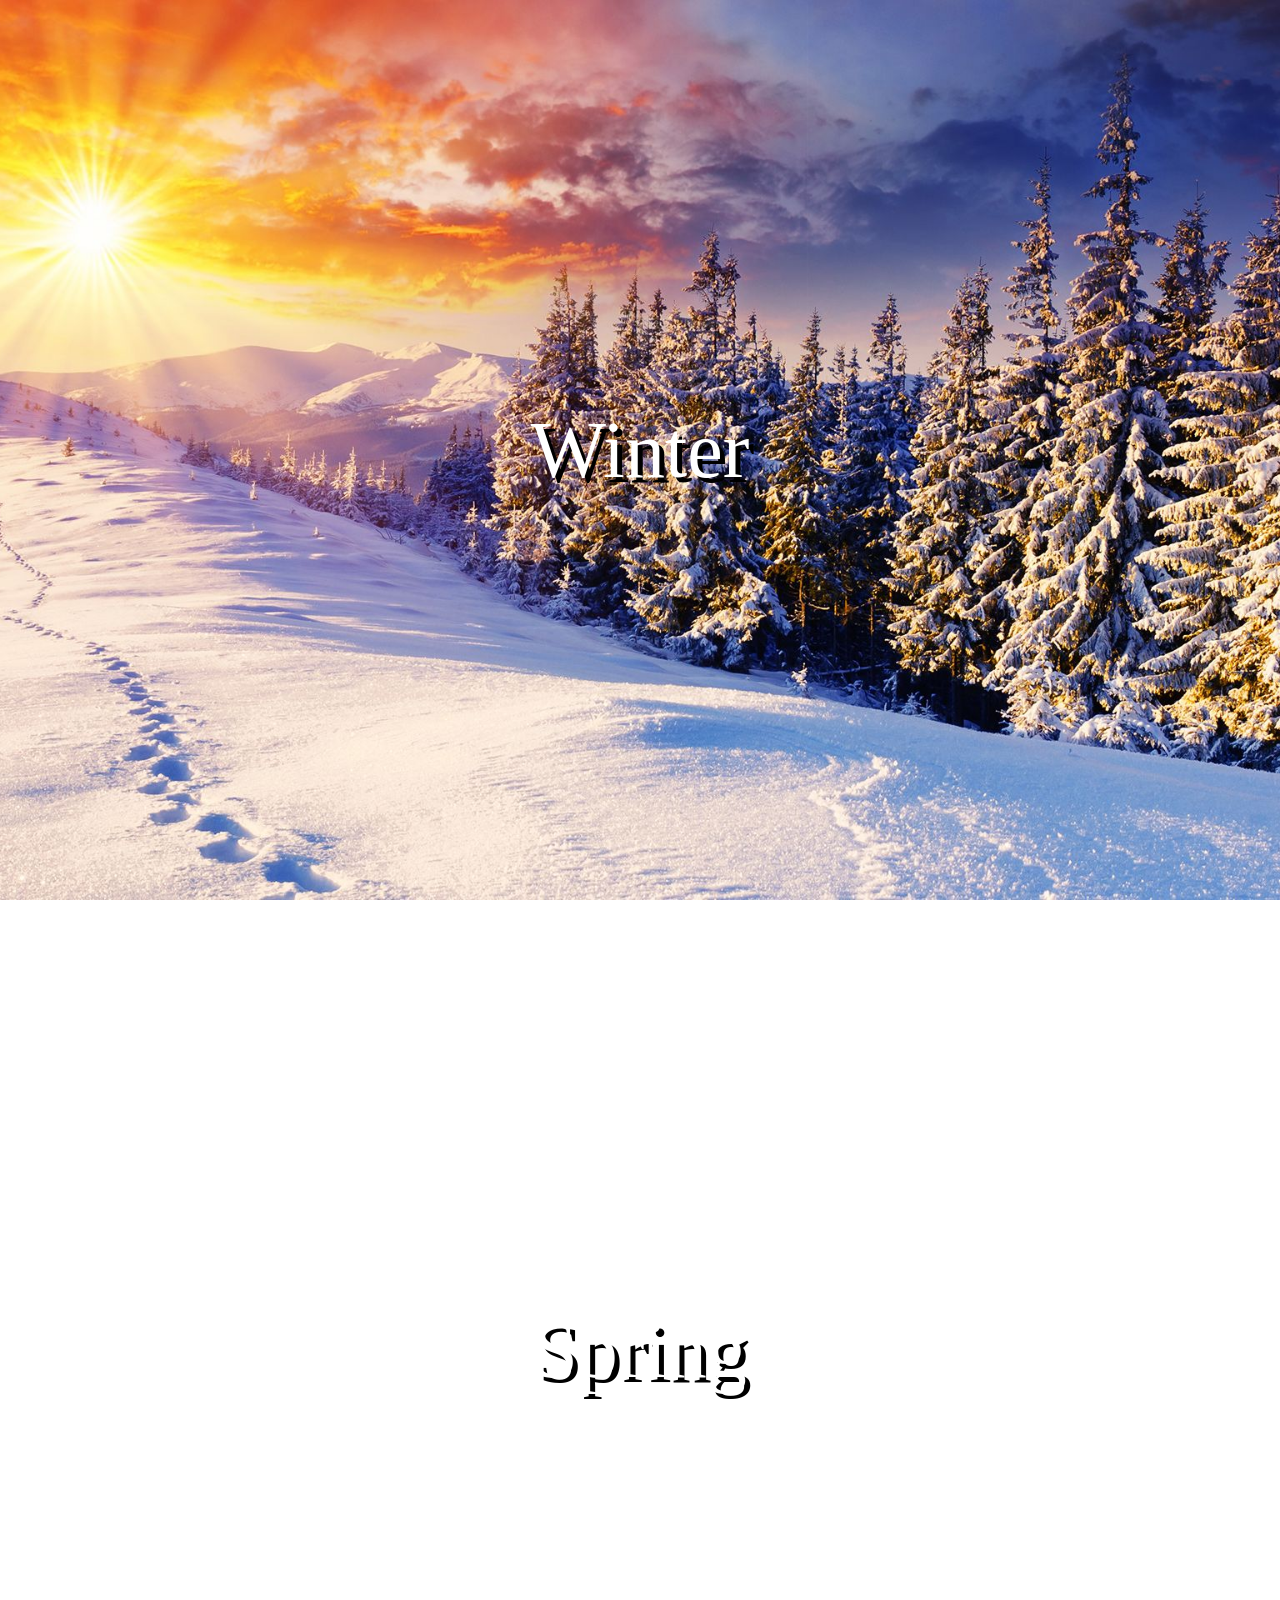
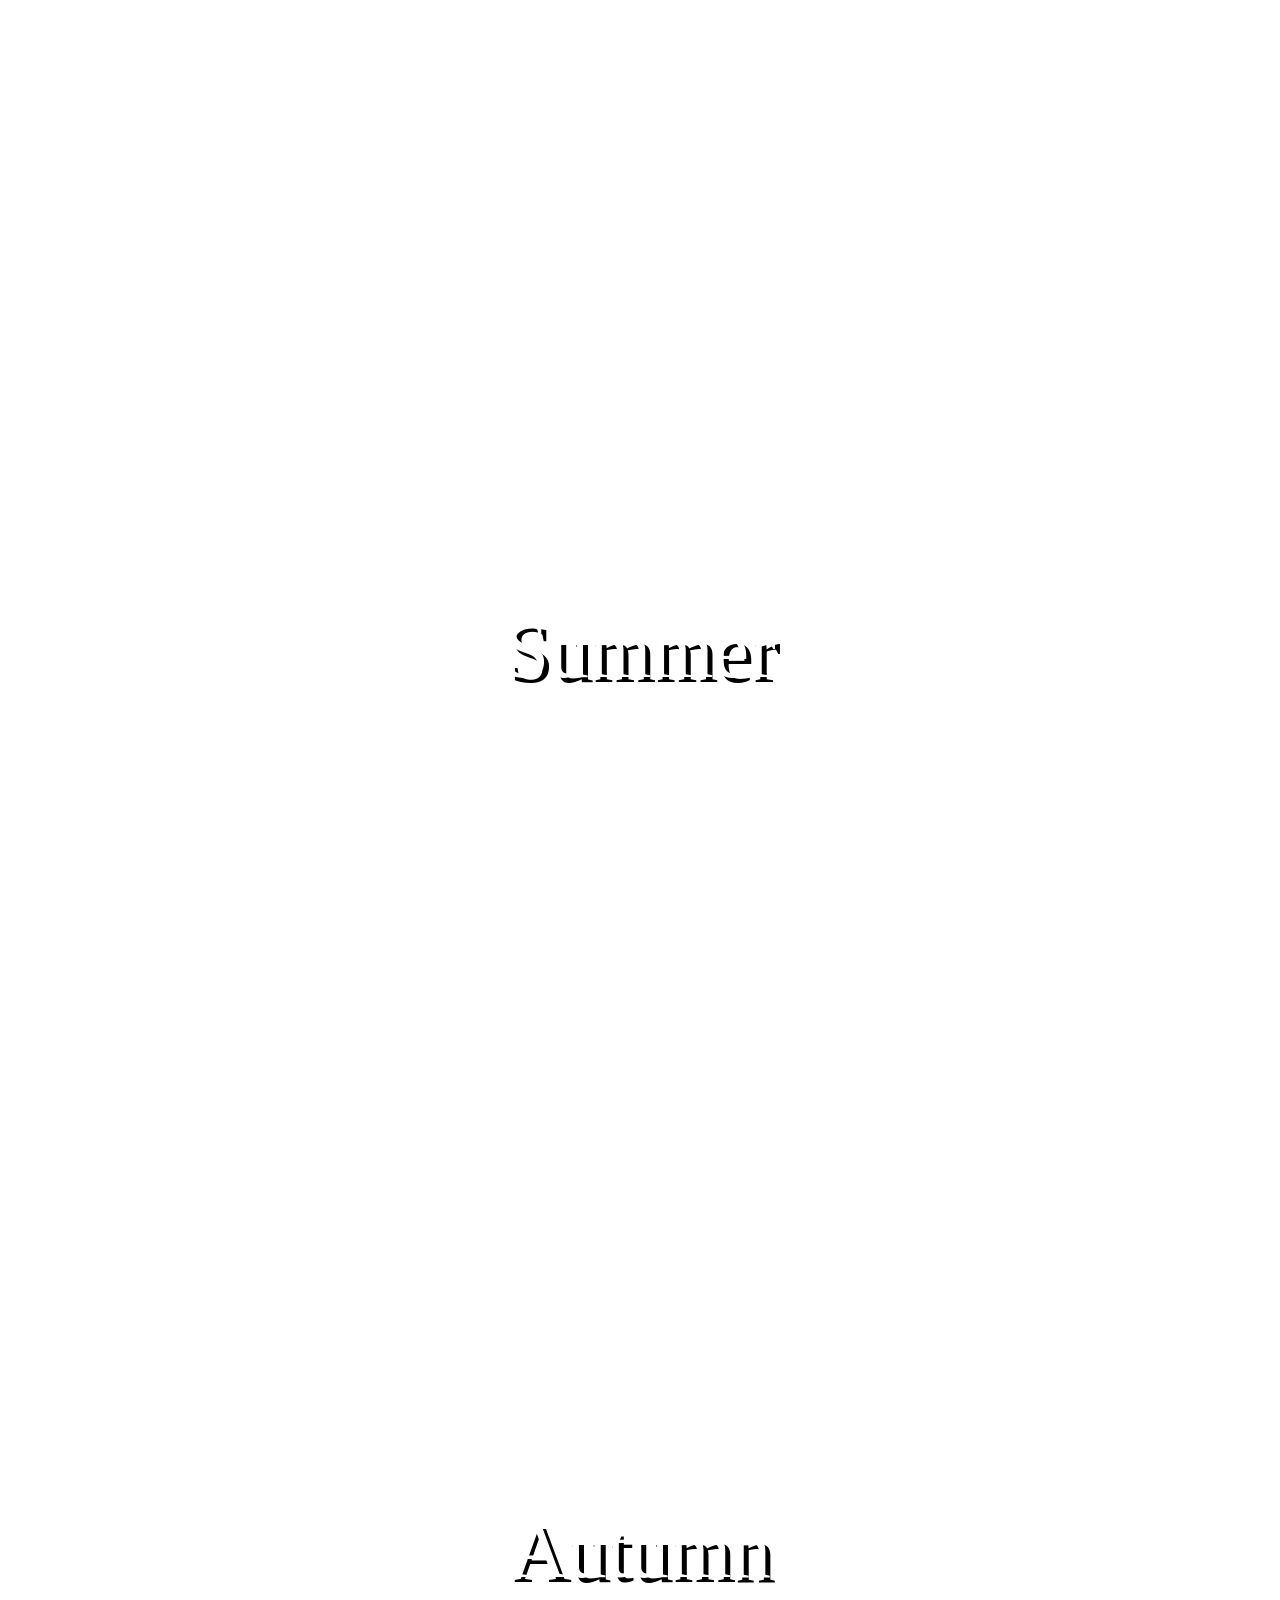
<file: index.html>
<!DOCTYPE html>
<html lang="en">
<head>
  <meta charset="UTF-8">
  <meta http-equiv="X-UA-Compatible" content="IE=edge">
  <meta name="viewport" content="width=device-width, initial-scale=1.0">
  <title>Parallax Effect Page</title>
  <link rel="stylesheet" href="./styles/normalize.css">
  <link rel="stylesheet" href="./styles/style.css">
</head>
<body>
  <div class="parallax image-winter">Winter</div>
  <div class="parallax image-spring">Spring</div>
  <div class="parallax image-summer">Summer</div>
  <div class="parallax image-autumn">Autumn</div>
</body>
</html>
</file>
<file: styles/style.css>
.image-winter {
  background-image: url(../images/winter.jpg);
}

.image-spring {
  background-image: url(../images/spring.jpg);
}

.image-summer {
  background-image: url(../images/summer.jpg);
}

.image-autumn {
  background-image: url(../images/autumn.jpg);
}

.parallax {
  display: flex;
  justify-content: center;
  align-items: center;
  min-height: 100vh;
  background-attachment: fixed;
  background-position: center;
  background-repeat: no-repeat;
  background-size: cover;
  color: white;
  font-size: 5rem;
  text-shadow: black 5px 5px;
}
</file>
